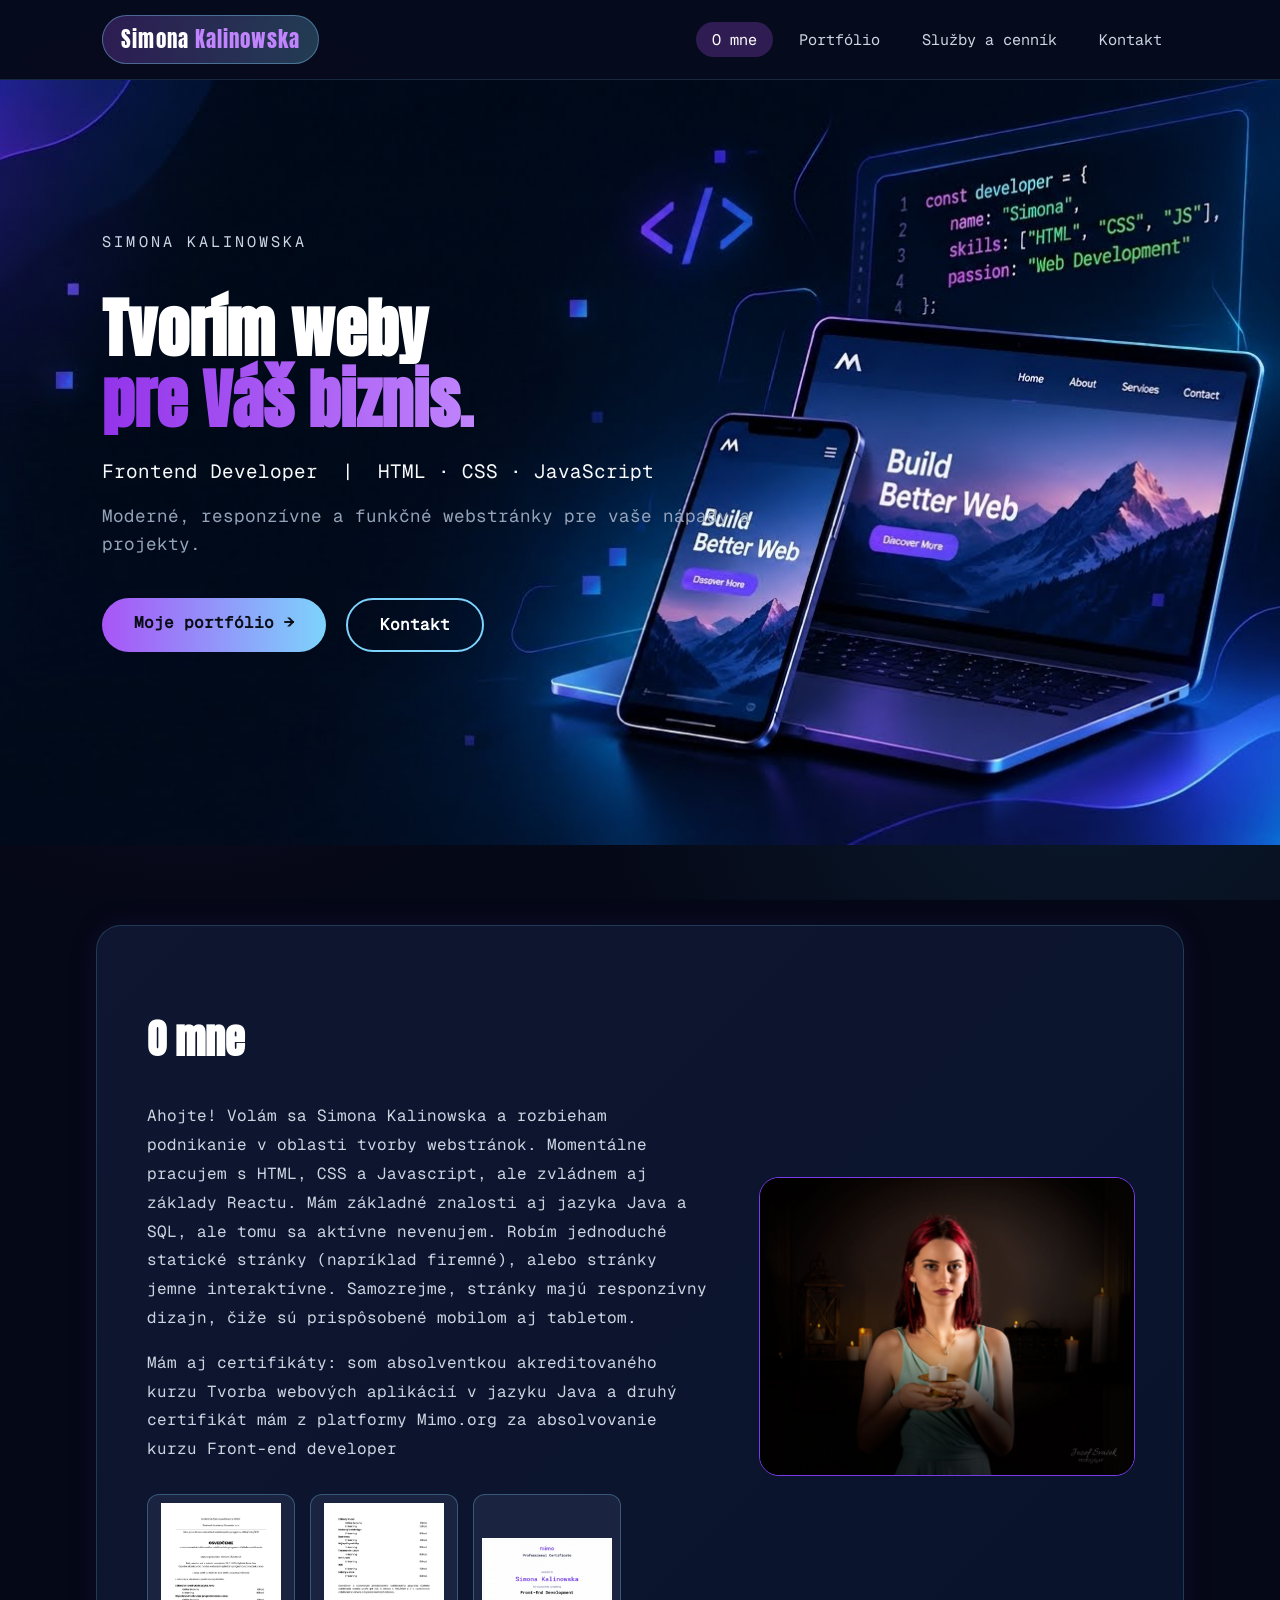
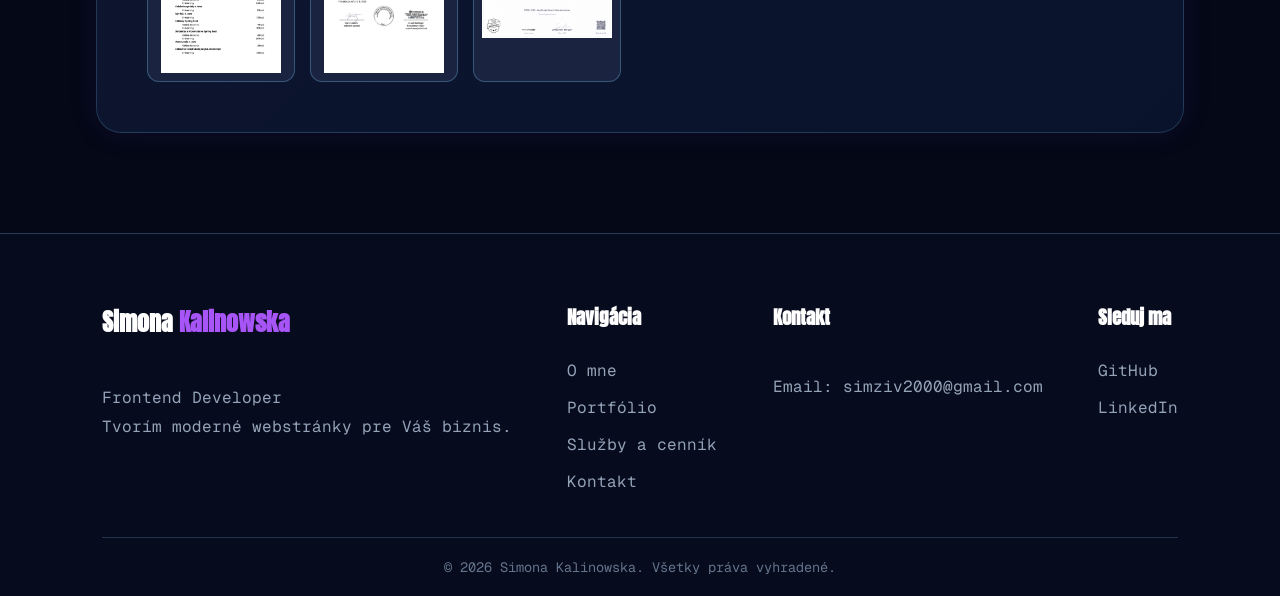
<file: index.html>
<!DOCTYPE html>
<html lang="sk">
<head>
    <meta charset="UTF-8">
    <meta name="viewport" content="width=device-width, initial-scale=1.0">
    <meta description="Ponuka tvorby webových stránok a moje portfólio">
    <title>Tvorba webstranok</title>
    <link rel="icon" href="images/ikona.jpg" type="image/x-icon">
    <link rel="stylesheet" href="style.css">
</head>
<body>
    <header>
        <div class="logo">
            <span>Simona <strong>Kalinowska</strong></span>
        </div>
        <nav>
            <a href="index.html" class="active">O mne</a>
            <a href="portfolio.html">Portfólio</a>
            <a href="sluzby.html">Služby a cenník</a>
            <a href="kontakt.html">Kontakt</a>
        </nav>
    </header>
        <div class="banner">
            <div class="banner-kontent">
                <p class="nadpis">SIMONA KALINOWSKA</p>
                <h1>Tvorím weby<br><span>pre Váš biznis.</span></h1>
                <p class="podnadpis">Frontend Developer &nbsp;|&nbsp; HTML &middot; CSS &middot; JavaScript</p>
                <p class="popis">Moderné, responzívne a funkčné webstránky pre vaše nápady a projekty.</p>
      
                <div class="tlacidla">
                    <a href="portfolio.html" class="btn btn-primary">Moje portfólio &rarr;</a>
                    <a href="kontakt.html" class="btn btn-outline">Kontakt</a>
                </div>
            </div>
        </div>
    
    <main>
        <section class="about-section">
            <div class="about-content">
                <h1>O mne</h1>
                <p class="about-me">Ahojte! Volám sa Simona Kalinowska a rozbieham podnikanie v oblasti tvorby webstránok. Momentálne pracujem s HTML, CSS a Javascript, 
                ale zvládnem aj základy Reactu. Mám základné znalosti aj jazyka Java a SQL, ale tomu sa aktívne nevenujem. Robím jednoduché statické stránky (napríklad firemné), alebo
                stránky jemne interaktívne. Samozrejme, stránky majú responzívny dizajn, čiže sú prispôsobené mobilom aj tabletom.
                </p>
                <p>Mám aj certifikáty: som absolventkou akreditovaného kurzu Tvorba webových aplikácií v jazyku Java a druhý certifikát mám z platformy Mimo.org za absolvovanie kurzu Front-end developer</p>
                <div class="certifikaty">
                    <div class="certifikat">
                        <img src="images/1795031176490-374e1779-5ee2-40d8-ab8b-5a3a66c2f35e_1.jpg" alt="Certifikát IT Network">
                    </div>

                    <div class="certifikat">
                        <img src="images/1795031176490-374e1779-5ee2-40d8-ab8b-5a3a66c2f35e_2.jpg" alt="Certifikát IT Network">
                    </div>

                    <div class="certifikat">
                        <img src="images/d173b4de-bae6-4731-8b25-737016e7ea88.png" alt="Certifikát Mimo">
                    </div>
                </div>   
            </div>
            <div class="about-image">
                    <img src="images/Natalia-atelier-034.jpg" alt="moja_foto" id="portret">
                </div>
            
            
        </section>
    </main>
    <footer>
        <div class="footer-container">

            <div class="footer-about">
                <h2>Simona <span>Kalinowska</span></h2>
                <p>Frontend Developer <br>
                Tvorím moderné webstránky pre Váš biznis.</p>
            </div>

            <div class="footer-links">
                <h3>Navigácia</h3>
                <a href="index.html">O mne</a>
                <a href="portfolio.html">Portfólio</a>
                <a href="sluzby.html">Služby a cenník</a>
                <a href="kontakt.html">Kontakt</a>
            </div>

            <div class="footer-contact">
                <h3>Kontakt</h3>
                <p>Email: simziv2000@gmail.com</p>
            </div>

            <div class="footer-social">
                <h3>Sleduj ma</h3>
                <a href="https://github.com/SimonaZivcakova">GitHub</a>
                <a href="https://www.linkedin.com/in/simona-kalinowska-25736b450/?lipi=urn%3Ali%3Apage%3Ad_flagship3_profile_view_base_contact_details%3BNFEZQjIcRjepzs4QIlWq0g%3D%3D">LinkedIn</a>
            </div>

        </div>

        <div class="footer-bottom">
            © 2026 Simona Kalinowska. Všetky práva vyhradené.
        </div>
    </footer>
    <script src="script.js"></script>
</body>
</html>
</file>
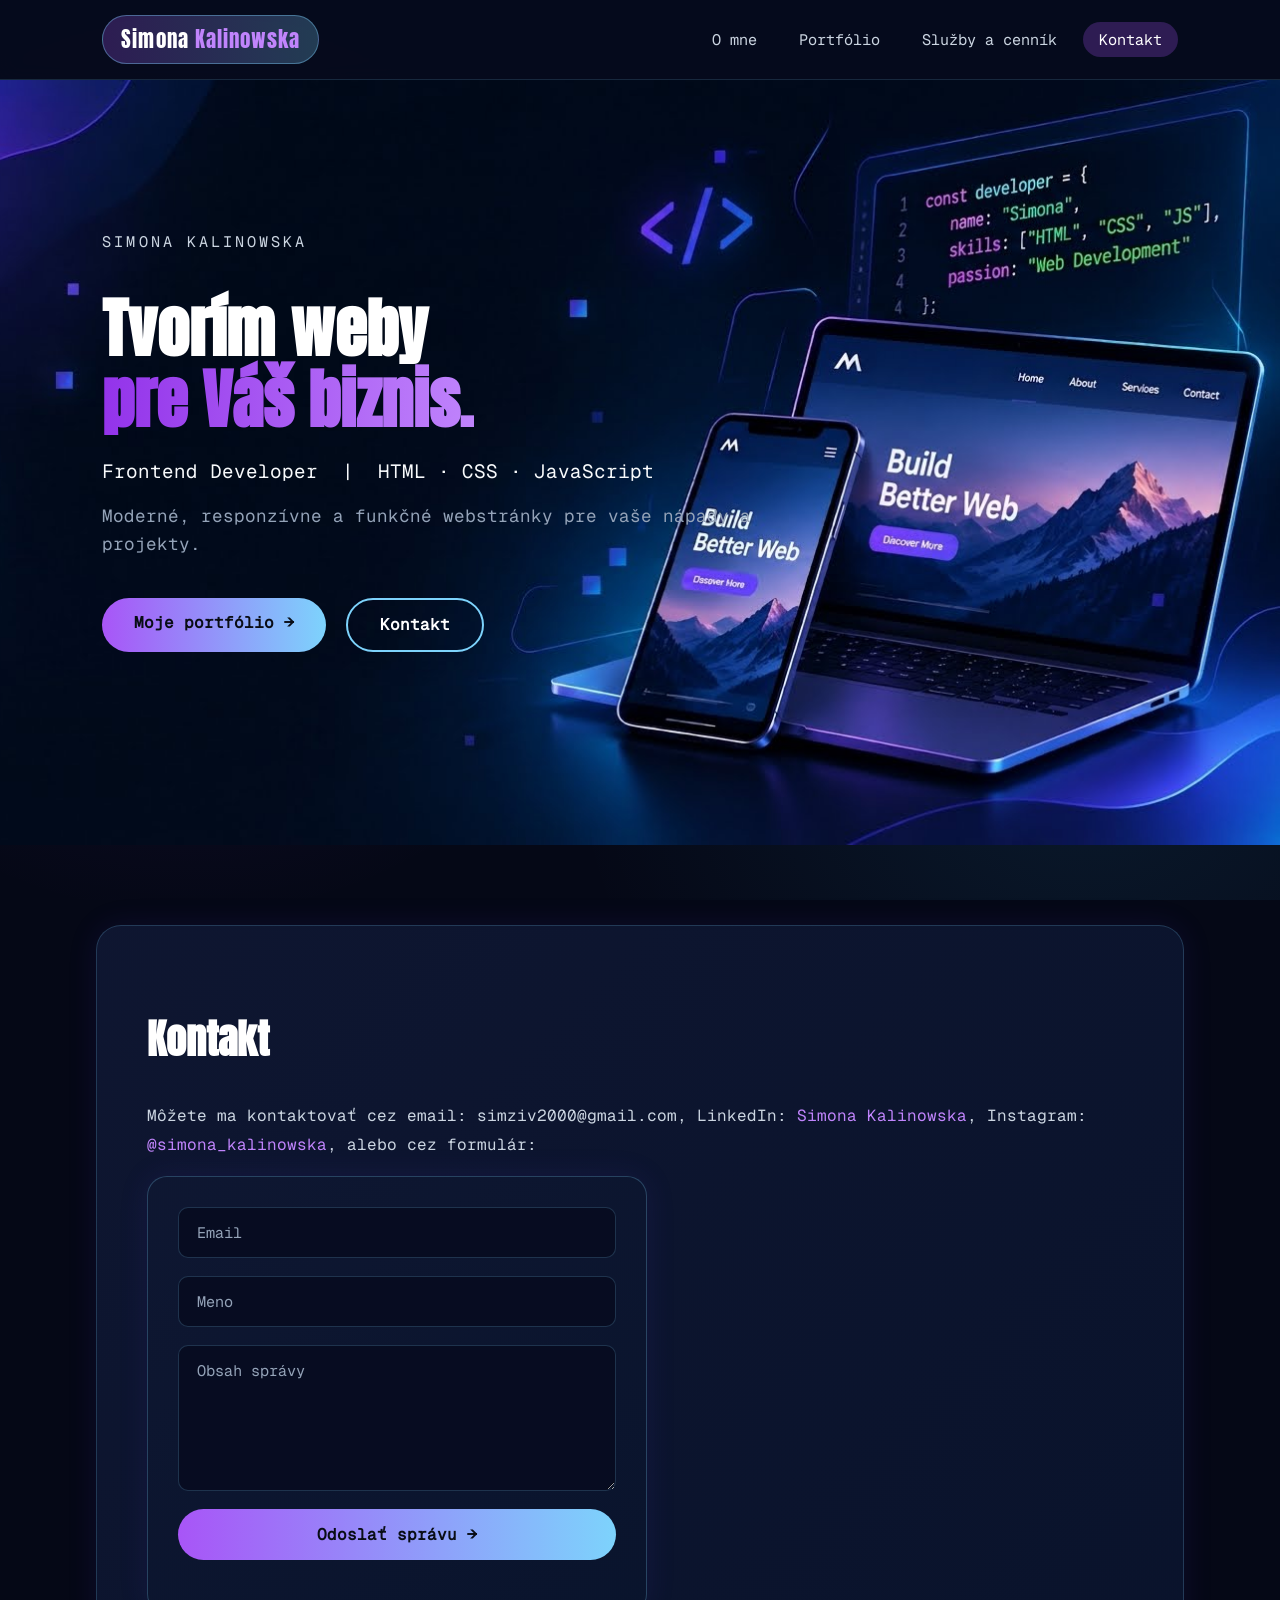
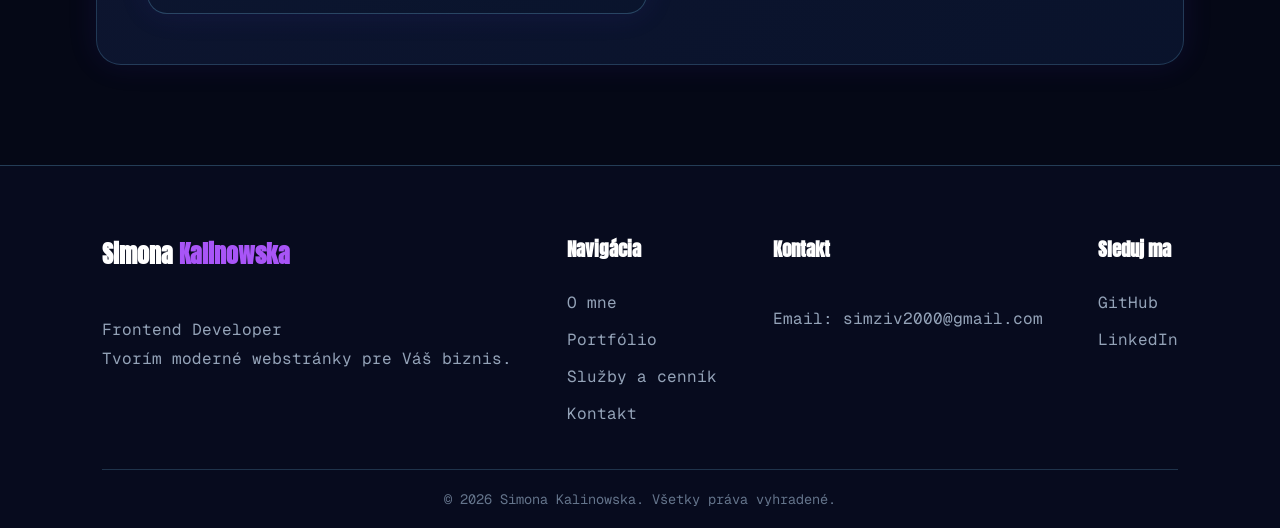
<file: kontakt.html>
<!DOCTYPE html>
<html lang="sk">
<head>
    <meta charset="UTF-8">
    <meta name="viewport" content="width=device-width, initial-scale=1.0">
    <meta description="Ponuka tvorby webových stránok a moje portfólio">
    <title>Tvorba webstranok</title>
    <link rel="icon" href="images/ikona.jpg" type="image/x-icon">
    <link rel="stylesheet" href="style.css">
</head>
<body>
    <header>
        <div class="logo">
            <span>Simona <strong>Kalinowska</strong></span>
        </div>
        <nav>
            <a href="index.html" >O mne</a>
            <a href="portfolio.html">Portfólio</a>
            <a href="sluzby.html">Služby a cenník</a>
            <a href="kontakt.html"class="active">Kontakt</a>
        </nav>
    </header>
        <div class="banner">
            <div class="banner-kontent">
                <p class="nadpis">SIMONA KALINOWSKA</p>
                <h1>Tvorím weby<br><span>pre Váš biznis.</span></h1>
                <p class="podnadpis">Frontend Developer &nbsp;|&nbsp; HTML &middot; CSS &middot; JavaScript</p>
                <p class="popis">Moderné, responzívne a funkčné webstránky pre vaše nápady a projekty.</p>
      
                <div class="tlacidla">
                    <a href="portfolio.html" class="btn btn-primary">Moje portfólio &rarr;</a>
                    <a href="kontakt.html" class="btn btn-outline">Kontakt</a>
                </div>
            </div>
        </div>
    
    <main>
        <section class="about-section">
            <div class="about-content">
                <h1>Kontakt</h1>
                <p class="about-me">
                    Môžete ma kontaktovať cez email: simziv2000@gmail.com, LinkedIn: <a href="https://www.linkedin.com/in/simona-kalinowska-25736b450?utm_source=share_via&utm_content=profile&utm_medium=member_android">Simona Kalinowska</a>, Instagram: <a href="https://www.instagram.com/simona_kalinowska/">@simona_kalinowska</a>, alebo cez formulár:
                </p>
                <form class="contact-form" id="contact-form" action="https://formspree.io/f/mzerkkav" method="POST">
                    <input type="email" name="email" placeholder="Email" required>
                    <input type="text" name="meno" placeholder="Meno" required>
                    <textarea placeholder="Obsah správy" rows="6" name="obsah" required></textarea>
                    <button type="submit" id="submit-btn">Odoslať správu →</button>

                    <p id="form-message"></p>
                </form>
                
            </div>
            
            
            
        </section>
    </main>
    <footer>
        <div class="footer-container">

            <div class="footer-about">
                <h2>Simona <span>Kalinowska</span></h2>
                <p>Frontend Developer <br>
                Tvorím moderné webstránky pre Váš biznis.</p>
            </div>

            <div class="footer-links">
                <h3>Navigácia</h3>
                <a href="index.html">O mne</a>
                <a href="portfolio.html">Portfólio</a>
                <a href="sluzby.html">Služby a cenník</a>
                <a href="kontakt.html">Kontakt</a>
            </div>

            <div class="footer-contact">
                <h3>Kontakt</h3>
                <p>Email: simziv2000@gmail.com</p>
            </div>

            <div class="footer-social">
                <h3>Sleduj ma</h3>
                <a href="https://github.com/SimonaZivcakova">GitHub</a>
                <a href="https://www.linkedin.com/in/simona-kalinowska-25736b450/?lipi=urn%3Ali%3Apage%3Ad_flagship3_profile_view_base_contact_details%3BNFEZQjIcRjepzs4QIlWq0g%3D%3D">LinkedIn</a>
            </div>

        </div>

        <div class="footer-bottom">
            © 2026 Simona Kalinowska. Všetky práva vyhradené.
        </div>
    </footer>
    <script src="script.js"></script>
</body>
</html>
</file>
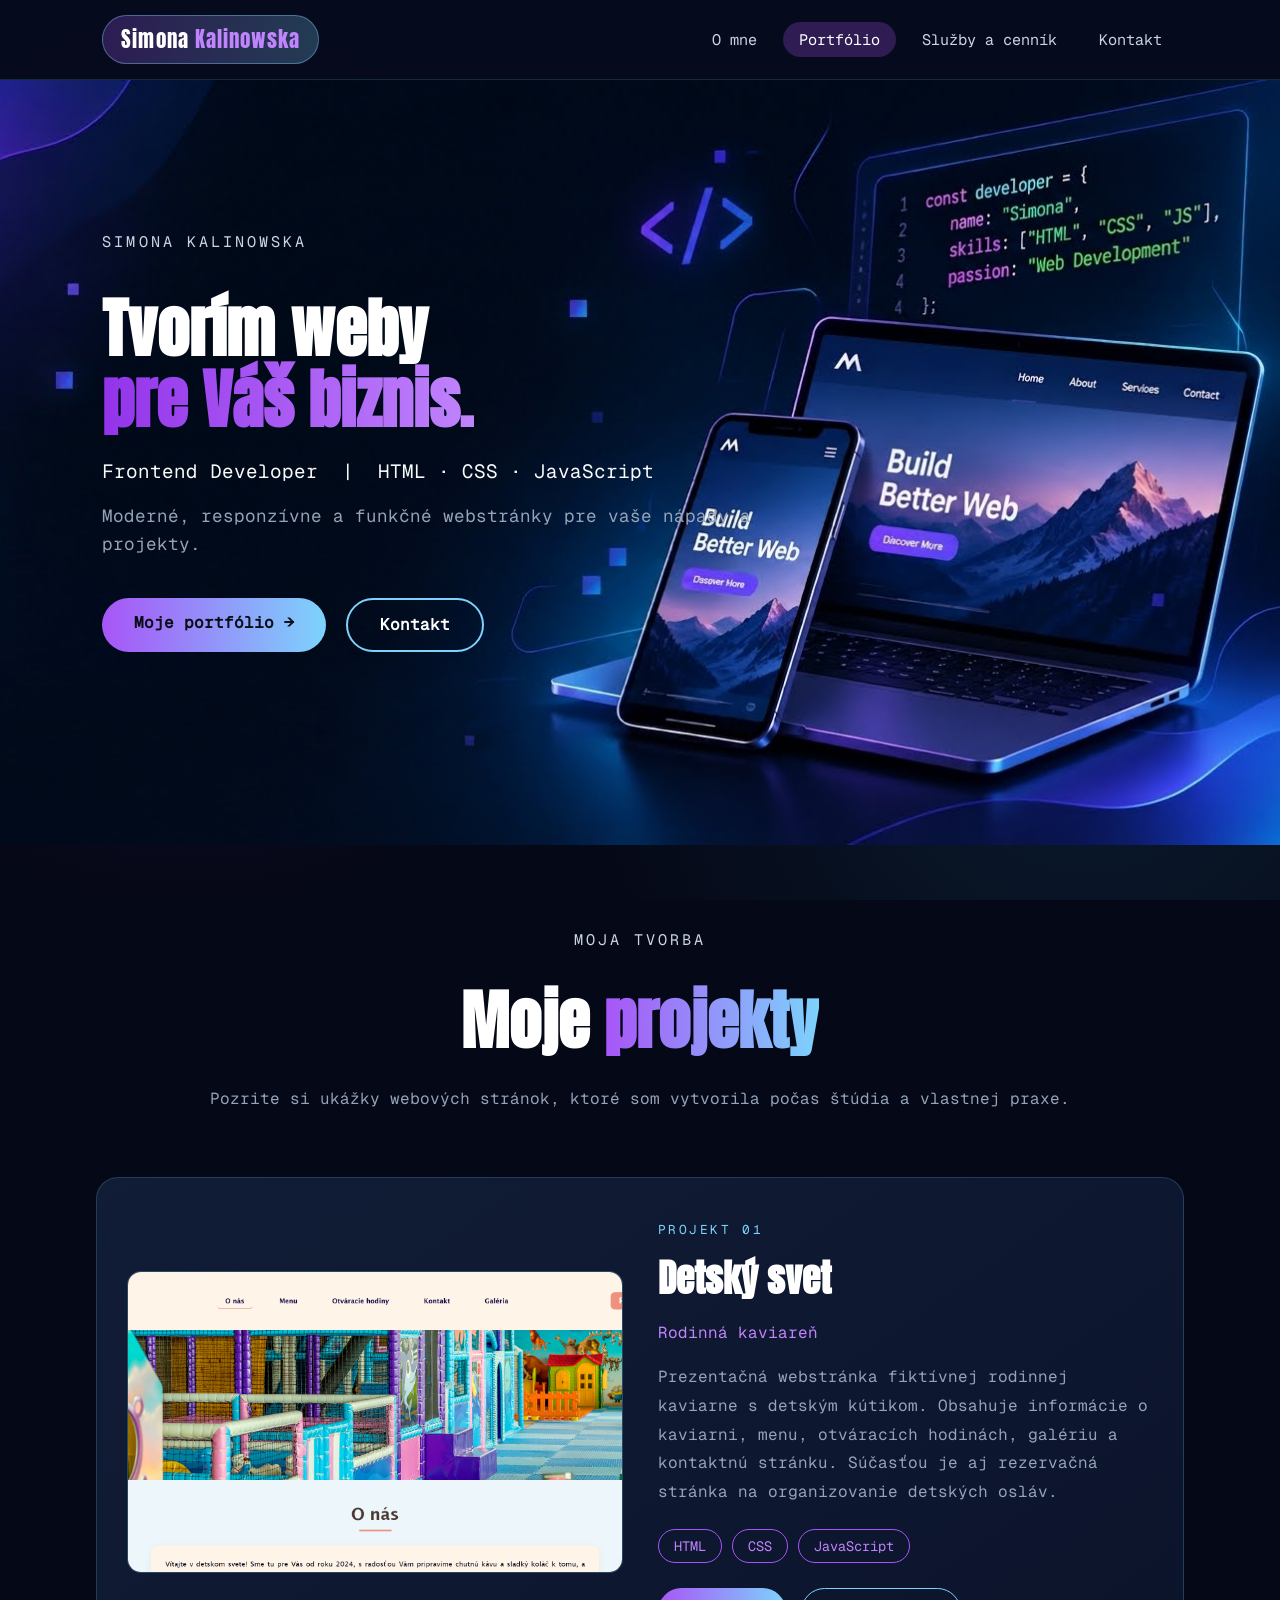
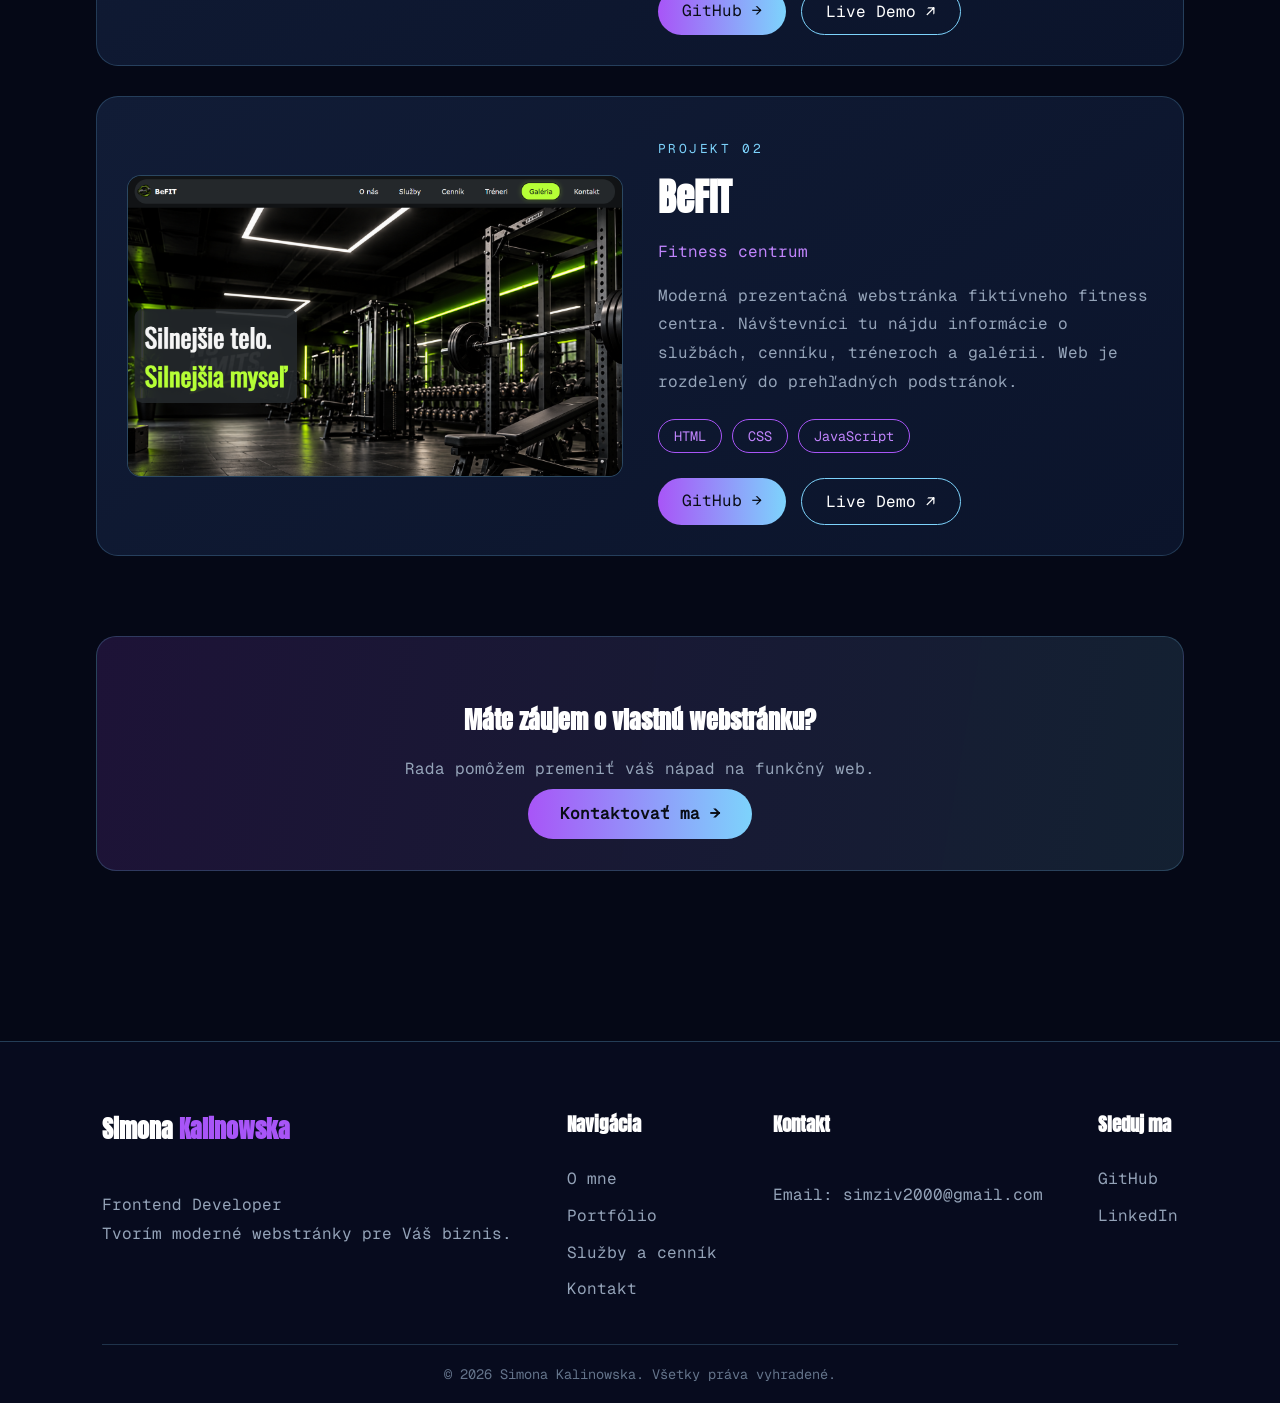
<file: portfolio.html>
<!DOCTYPE html>
<html lang="sk">
<head>
    <meta charset="UTF-8">
    <meta name="viewport" content="width=device-width, initial-scale=1.0">
    <meta description="Ponuka tvorby webových stránok a moje portfólio">
    <title>Tvorba webstranok</title>
    <link rel="icon" href="images/ikona.jpg" type="image/x-icon">
    <link rel="stylesheet" href="style.css">
</head>
<body>
    <header>
        <div class="logo">
            <span>Simona <strong>Kalinowska</strong></span>
        </div>
        <nav>
            <a href="index.html" >O mne</a>
            <a href="portfolio.html"class="active">Portfólio</a>
            <a href="sluzby.html">Služby a cenník</a>
            <a href="kontakt.html">Kontakt</a>
        </nav>
    </header>
        <div class="banner">
            <div class="banner-kontent">
                <p class="nadpis">SIMONA KALINOWSKA</p>
                <h1>Tvorím weby<br><span>pre Váš biznis.</span></h1>
                <p class="podnadpis">Frontend Developer &nbsp;|&nbsp; HTML &middot; CSS &middot; JavaScript</p>
                <p class="popis">Moderné, responzívne a funkčné webstránky pre vaše nápady a projekty.</p>
      
                <div class="tlacidla">
                    <a href="portfolio.html" class="btn btn-primary">Moje portfólio &rarr;</a>
                    <a href="kontakt.html" class="btn btn-outline">Kontakt</a>
                </div>
            </div>
        </div>
    
    <main class="portfolio-section">

        <div class="portfolio-heading">
            <p class="nadpis">MOJA TVORBA</p>
            <h1>Moje <span>projekty</span></h1>
            <p>
                Pozrite si ukážky webových stránok, ktoré som vytvorila
                počas štúdia a vlastnej praxe.
            </p>
        </div>

        <section class="projects">

            <!-- PROJEKT 1 -->
            <article class="project-card">

                <div class="project-image">
                    <img src="images/detska_kaviaren_1.png"
                         alt="Náhľad webovej stránky Detský svet">
                </div>

                <div class="project-info">
                    <p class="project-number">PROJEKT 01</p>

                    <h2>Detský svet</h2>

                    <p class="project-category">
                        Rodinná kaviareň
                    </p>

                    <p class="project-description">
                        Prezentačná webstránka fiktívnej rodinnej kaviarne
                        s detským kútikom. Obsahuje informácie o kaviarni,
                        menu, otváracích hodinách, galériu a kontaktnú
                        stránku. Súčasťou je aj rezervačná stránka
                        na organizovanie detských osláv.
                    </p>

                    <div class="project-tags">
                        <span>HTML</span>
                        <span>CSS</span>
                        <span>JavaScript</span>
                    </div>

                    <div class="project-buttons">
                        <a href="https://github.com/SimonaZivcakova/detskysvet"
                           target="_blank" rel="noopener noreferrer"
                           class="project-btn github-btn">
                            GitHub →
                        </a>

                        <a href="https://simonazivcakova.github.io/detskysvet/"
                           target="_blank" rel="noopener noreferrer"
                           class="project-btn demo-btn">
                            Live Demo ↗
                        </a>
                    </div>
                </div>

            </article>

            <!-- PROJEKT 2 -->
            <article class="project-card">

                <div class="project-image">
                    <img src="images/fitko_1.png"
                         alt="Náhľad webovej stránky BeFIT">
                </div>

                <div class="project-info">
                    <p class="project-number">PROJEKT 02</p>

                    <h2>BeFIT</h2>

                    <p class="project-category">
                        Fitness centrum
                    </p>

                    <p class="project-description">
                        Moderná prezentačná webstránka fiktívneho
                        fitness centra. Návštevníci tu nájdu informácie
                        o službách, cenníku, tréneroch a galérii.
                        Web je rozdelený do prehľadných podstránok.
                    </p>

                    <div class="project-tags">
                        <span>HTML</span>
                        <span>CSS</span>
                        <span>JavaScript</span>
                    </div>

                    <div class="project-buttons">
                        <a href="https://github.com/SimonaZivcakova/BeFIT"
                           target="_blank" rel="noopener noreferrer"
                           class="project-btn github-btn">
                            GitHub →
                        </a>

                        <a href="https://simonazivcakova.github.io/BeFIT/"
                           target="_blank" rel="noopener noreferrer"
                           class="project-btn demo-btn">
                            Live Demo ↗
                        </a>
                    </div>
                </div>

            </article>

        </section>

        <section class="portfolio-cta">
            <h2>Máte záujem o vlastnú webstránku?</h2>
            <p>Rada pomôžem premeniť váš nápad na funkčný web.</p>
            <a href="kontakt.html" class="btn btn-primary">
                Kontaktovať ma →
            </a>
        </section>

    </main>
    <footer>
        <div class="footer-container">

            <div class="footer-about">
                <h2>Simona <span>Kalinowska</span></h2>
                <p>Frontend Developer <br>
                Tvorím moderné webstránky pre Váš biznis.</p>
            </div>

            <div class="footer-links">
                <h3>Navigácia</h3>
                <a href="index.html">O mne</a>
                <a href="portfolio.html">Portfólio</a>
                <a href="sluzby.html">Služby a cenník</a>
                <a href="kontakt.html">Kontakt</a>
            </div>

            <div class="footer-contact">
                <h3>Kontakt</h3>
                <p>Email: simziv2000@gmail.com</p>
            </div>

            <div class="footer-social">
                <h3>Sleduj ma</h3>
                <a href="https://github.com/SimonaZivcakova">GitHub</a>
                <a href="https://www.linkedin.com/in/simona-kalinowska-25736b450/?lipi=urn%3Ali%3Apage%3Ad_flagship3_profile_view_base_contact_details%3BNFEZQjIcRjepzs4QIlWq0g%3D%3D">LinkedIn</a>
            </div>

        </div>

        <div class="footer-bottom">
            © 2026 Simona Kalinowska. Všetky práva vyhradené.
        </div>
    </footer>
    <script src="script.js"></script>
</body>
</html>
</file>
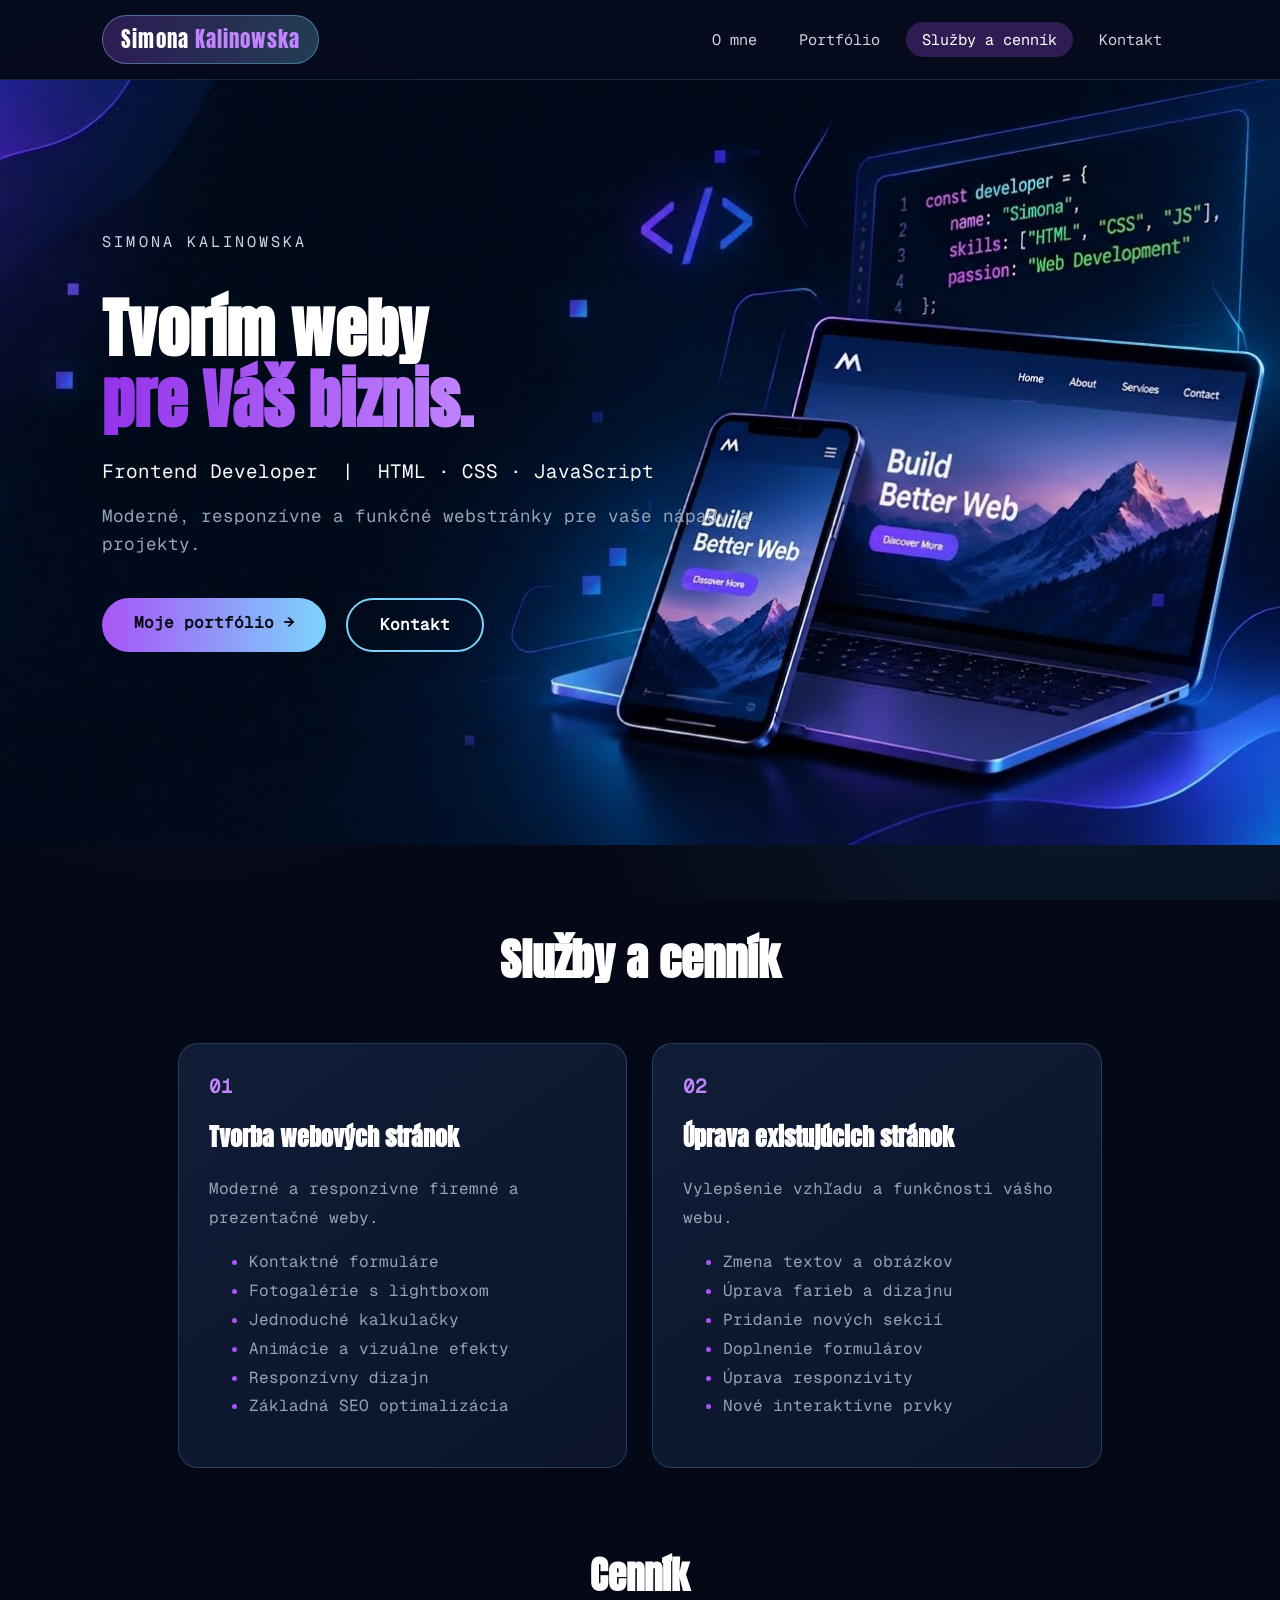
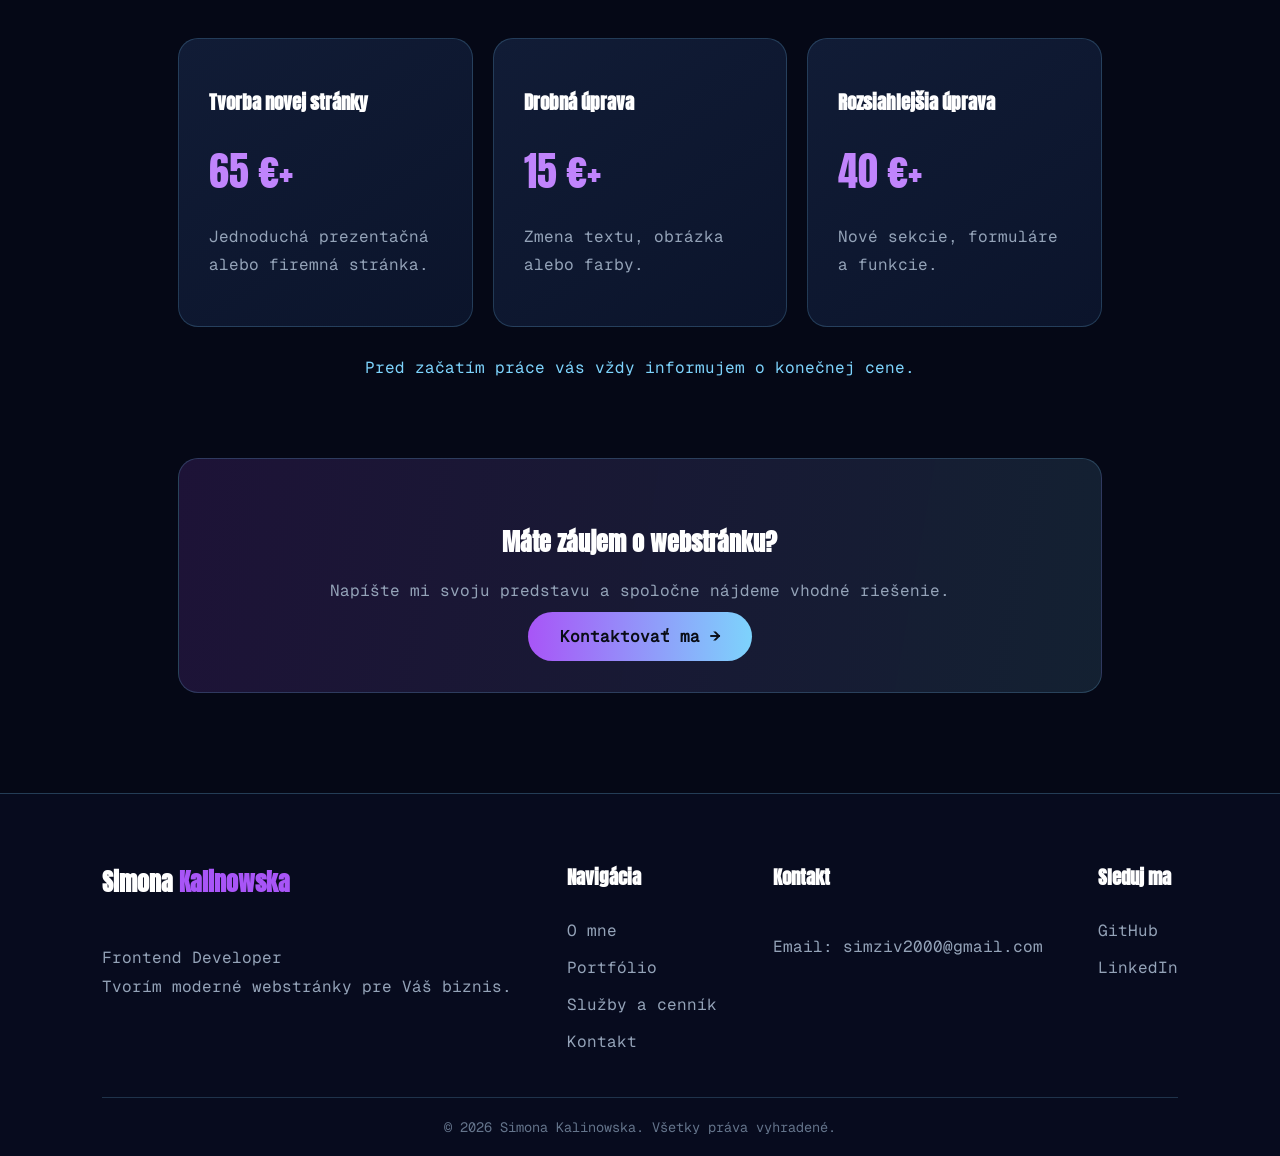
<file: sluzby.html>
<!DOCTYPE html>
<html lang="sk">
<head>
    <meta charset="UTF-8">
    <meta name="viewport" content="width=device-width, initial-scale=1.0">
    <meta description="Ponuka tvorby webových stránok a moje portfólio">
    <title>Tvorba webstranok</title>
    <link rel="icon" href="images/ikona.jpg" type="image/x-icon">
    <link rel="stylesheet" href="style.css">
</head>
<body>
    <header>
        <div class="logo">
            <span>Simona <strong>Kalinowska</strong></span>
        </div>
        <nav>
            <a href="index.html" >O mne</a>
            <a href="portfolio.html">Portfólio</a>
            <a href="sluzby.html" class="active">Služby a cenník</a>
            <a href="kontakt.html">Kontakt</a>
        </nav>
    </header>
        <div class="banner">
            <div class="banner-kontent">
                <p class="nadpis">SIMONA KALINOWSKA</p>
                <h1>Tvorím weby<br><span>pre Váš biznis.</span></h1>
                <p class="podnadpis">Frontend Developer &nbsp;|&nbsp; HTML &middot; CSS &middot; JavaScript</p>
                <p class="popis">Moderné, responzívne a funkčné webstránky pre vaše nápady a projekty.</p>
      
                <div class="tlacidla">
                    <a href="portfolio.html" class="btn btn-primary">Moje portfólio &rarr;</a>
                    <a href="kontakt.html" class="btn btn-outline">Kontakt</a>
                </div>
            </div>
        </div>
    
    <main>
        <section class="services-section">

            <h1>Služby a cenník</h1>

            <div class="services-grid">

                <article class="service-card">
                    <div class="service-icon">01</div>
                    <h2>Tvorba webových stránok</h2>
                    <p>Moderné a responzívne firemné a prezentačné weby.</p>

                    <ul>
                        <li>Kontaktné formuláre</li>
                        <li>Fotogalérie s lightboxom</li>
                        <li>Jednoduché kalkulačky</li>
                        <li>Animácie a vizuálne efekty</li>
                        <li>Responzívny dizajn</li>
                        <li>Základná SEO optimalizácia</li>
                    </ul>
                </article>

                <article class="service-card">
                    <div class="service-icon">02</div>
                    <h2>Úprava existujúcich stránok</h2>
                    <p>Vylepšenie vzhľadu a funkčnosti vášho webu.</p>

                    <ul>
                        <li>Zmena textov a obrázkov</li>
                        <li>Úprava farieb a dizajnu</li>
                        <li>Pridanie nových sekcií</li>
                        <li>Doplnenie formulárov</li>
                        <li>Úprava responzivity</li>
                        <li>Nové interaktívne prvky</li>
                    </ul>
                </article>

            </div>

            <h2 class="pricing-title">Cenník</h2>

            <div class="pricing-grid">

                <article class="price-card">
                    <h3>Tvorba novej stránky</h3>
                    <p class="price">65 €+</p>
                    <p>Jednoduchá prezentačná alebo firemná stránka.</p>
                </article>

                <article class="price-card">
                    <h3>Drobná úprava</h3>
                    <p class="price">15 €+</p>
                    <p>Zmena textu, obrázka alebo farby.</p>
                </article>

                <article class="price-card">
                    <h3>Rozsiahlejšia úprava</h3>
                    <p class="price">40 €+</p>
                    <p>Nové sekcie, formuláre a funkcie.</p>
                </article>

            </div>

            <p class="price-note">
                Pred začatím práce vás vždy informujem o konečnej cene.
            </p>

            <div class="services-cta">
                <h2>Máte záujem o webstránku?</h2>
                <p>Napíšte mi svoju predstavu a spoločne nájdeme vhodné riešenie.</p>
                <a href="kontakt.html" class="btn btn-primary">Kontaktovať ma →</a>
            </div>

    </section>
    </main>
    <footer>
        <div class="footer-container">

            <div class="footer-about">
                <h2>Simona <span>Kalinowska</span></h2>
                <p>Frontend Developer <br>
                Tvorím moderné webstránky pre Váš biznis.</p>
            </div>

            <div class="footer-links">
                <h3>Navigácia</h3>
                <a href="index.html">O mne</a>
                <a href="portfolio.html">Portfólio</a>
                <a href="sluzby.html">Služby a cenník</a>
                <a href="kontakt.html">Kontakt</a>
            </div>

            <div class="footer-contact">
                <h3>Kontakt</h3>
                <p>Email: simziv2000@gmail.com</p>
            </div>

            <div class="footer-social">
                <h3>Sleduj ma</h3>
                <a href="https://github.com/SimonaZivcakova">GitHub</a>
                <a href="https://www.linkedin.com/in/simona-kalinowska-25736b450/?lipi=urn%3Ali%3Apage%3Ad_flagship3_profile_view_base_contact_details%3BNFEZQjIcRjepzs4QIlWq0g%3D%3D">LinkedIn</a>
            </div>

        </div>

        <div class="footer-bottom">
            © 2026 Simona Kalinowska. Všetky práva vyhradené.
        </div>
    </footer>
    <script src="script.js"></script>
</body>
</html>
</file>
<file: style.css>
@font-face {
    font-family: 'Anton';
    src: url('fonts/Anton-Regular.ttf') format('truetype');
    font-weight: normal; 
    font-style: normal;
    font-display: swap;
}

@font-face {
    font-family: 'GeistMono';
    src: url('fonts/GeistMono-Regular.ttf') format('truetype');
    font-weight: normal; 
    font-style: normal;
    font-display: swap;
}


body {
    font-family: 'GeistMono', monospace;
    width: 100%;
    min-height: 100vh;
    margin: 0;
    padding: 0;
    color: #f8fafc;
    background-color: #050816;
    background-image: 
        radial-gradient(circle at 15% 50%, rgba(147, 51, 234, 0.12), transparent 40%),
        radial-gradient(circle at 85% 80%, rgba(56, 189, 248, 0.10), transparent 40%);
    background-attachment: fixed;
}

h1,h2,h3{
    font-family: 'Anton';
}

a{
    text-decoration: none;
    color: #c084fc;
}

header {
    position: sticky;
    top: 0;
    z-index: 1000;
    display: flex;
    justify-content: space-between;
    align-items: center;
    padding: 15px 8%;
    background-color: rgba(7, 11, 30, 0.85);
    backdrop-filter: blur(10px);
    border-bottom: 1px solid rgba(125, 211, 252, 0.15);
}

.logo {
    font-family: 'Anton', sans-serif;
    font-size: 1.3rem;
    letter-spacing: 0.05em;
    color: #ffffff;
    background: linear-gradient(90deg, rgba(168, 85, 247, 0.25), rgba(125, 211, 252, 0.25));
    border: 1px solid rgba(125, 211, 252, 0.4);
    padding: 8px 18px;
    border-radius: 999px;
}

.logo strong {
    color: #c084fc;
    font-weight: normal;
}

nav {
    display: flex;
    gap: 10px;
}

nav a {
    text-decoration: none;
    color: #cbd5e1;
    padding: 8px 16px;
    border-radius: 999px;
    font-size: 0.95rem;
    transition: all 0.2s ease;
}

nav a:hover,
nav a.active {
    color: #ffffff;
    background-color: rgba(168, 85, 247, 0.25);
}


main {
    width: 85%;
    max-width: 1200px;
    margin: 80px auto;
}

.about-section {
    display: flex;
    align-items: center;
    gap: 50px;
    padding: 50px;
    background: linear-gradient(
        135deg,
        rgba(15, 23, 50, 0.95),
        rgba(10, 20, 45, 0.95)
    );
    border: 1px solid rgba(125, 211, 252, 0.2);
    border-radius: 25px;
    box-shadow: 0 0 30px rgba(80, 50, 200, 0.12);
}

.about-content {
    flex: 1.5;
}

.about-content h1 {
    font-size: 2.5rem;
    color: white;
}

.about-content p {
    color: #cbd5e1;
    line-height: 1.8;
}

.about-image {
    flex: 1;
}

.about-image img {
    width: 100%;
    border-radius: 20px;
    border: 1px solid #7c3aed;
}

.certifikaty {
    display: flex;
    flex-wrap: wrap;
    gap: 15px;
    margin-top: 30px;
    width: 100%;
}

.certifikat {
    width: 130px;
    height: 170px;
    padding: 8px;
    background: rgba(30, 41, 70, 0.8);
    border: 1px solid rgba(125, 211, 252, 0.3);
    border-radius: 12px;
}

.certifikat img {
    width: 100%;
    height: 100%;
    object-fit: contain;
}

.certifikat:hover img {
    transform: scale(1.05);
}

.banner{
    width: 100%;
    min-height: 85vh;
    background: #070b1e url('images/banner.jfif') right center / cover no-repeat;
    display: flex;
    align-items: center;
}

.banner-kontent{
    padding: 4rem 8%;
    color: #ffffff;
    max-width: 650px;
}

.nadpis{
    letter-spacing: 0.2em;
    font-size: 0.95rem;
    color: #cbd5e1;
    margin-bottom: 1.5rem;
}

.banner-kontent h1 {
    font-size: clamp(2.5rem, 5vw, 4.2rem);
    line-height: 1.1;
    margin-bottom: 1.5rem;
}

.banner-kontent h1 span {
    background: linear-gradient(90deg, #9333ea, #c084fc);
    -webkit-background-clip: text;
    background-clip: text;
    color: transparent;
    
}

.podnadpis {
    font-size: 1.2rem;
    margin-bottom: 1rem;
    color: #f8fafc;
}

.popis {
    font-size: 1.1rem;
    line-height: 1.6;
    color: #94a3b8;
    margin-bottom: 2.5rem;
}

.tlacidla {
    display: flex;
    gap: 1.2rem;
    margin-bottom: 3.5rem;
}

.btn {
    padding: 0.9rem 2rem;
    border-radius: 999px;
    text-decoration: none;
    font-weight: 600;
    transition: transform 0.2s ease;
}

.btn:hover {
    transform: translateY(-2px);
}

.btn-primary {
    background: linear-gradient(90deg, #a855f7, #7dd3fc);
    color: #090d16;
}

.btn-outline {
    border: 2px solid #7dd3fc;
    color: #ffffff;
}

footer {
    background: #070b1e;
    border-top: 1px solid rgba(125, 211, 252, 0.25);
    padding: 50px 8% 20px;
    margin-top: 100px;
}

.footer-container {
    display: flex;
    justify-content: space-between;
    gap: 40px;
    flex-wrap: wrap;
}

.footer-container h2 span {
    color: #a855f7;
}

footer h2,
footer h3 {
    color: white;
}

footer p,
footer a {
    color: #94a3b8;
    line-height: 1.8;
}

footer a {
    text-decoration: none;
    transition: color 0.3s;
}

footer a:hover {
    color: #c084fc;
}

.footer-about,
.footer-links,
.footer-contact,
.footer-social {
    display: flex;
    flex-direction: column;
    gap: 8px;
}

.footer-bottom {
    border-top: 1px solid rgba(125, 211, 252, 0.2);
    margin-top: 40px;
    padding-top: 20px;
    text-align: center;
    color: #64748b;
    font-size: 0.85rem;
}

.contact-form {
    display: flex;
    flex-direction: column;
    gap: 18px;
    width: 100%;
    max-width: 500px;
    box-sizing: border-box;
    padding: 30px;
    background: linear-gradient(
        145deg,
        rgba(15, 23, 50, 0.95),
        rgba(10, 20, 45, 0.95)
    );
    border: 1px solid rgba(125, 211, 252, 0.25);
    border-radius: 20px;
    box-shadow: 0 0 30px rgba(80, 50, 200, 0.12);
}

.contact-form input,
.contact-form textarea {
    width: 100%;
    box-sizing: border-box;
    padding: 15px 18px;
    background-color: rgba(7, 11, 30, 0.8);
    border: 1px solid rgba(125, 211, 252, 0.2);
    border-radius: 10px;
    color: #ffffff;
    font-family: 'GeistMono';
    font-size: 0.95rem;
    outline: none;
    transition: all 0.3s ease;
}

.contact-form input::placeholder,
.contact-form textarea::placeholder {
    color: #94a3b8;
}

.contact-form input:focus,
.contact-form textarea:focus {
    border-color: #a855f7;
    box-shadow: 0 0 12px rgba(168, 85, 247, 0.25);
}

.contact-form textarea {
    resize: vertical;
    min-height: 140px;
}

.contact-form button {
    padding: 15px;
    border: none;
    border-radius: 999px;
    background: linear-gradient(90deg, #a855f7, #7dd3fc);
    color: #090d16;
    font-family: 'GeistMono';
    font-size: 1rem;
    font-weight: bold;
    cursor: pointer;
    transition: transform 0.2s ease, box-shadow 0.2s ease;
}

.contact-form button:hover {
    transform: translateY(-3px);
    box-shadow: 0 5px 20px rgba(125, 211, 252, 0.25);
}

#form-message {
    text-align: center;
    font-size: 0.9rem;
    margin: 5px 0 0;
}

.success {
    color: #7dd3fc;
}

.error {
    color: #f87171;
}

.contact-form button:disabled {
    opacity: 0.6;
    cursor: not-allowed;
}

.services-section {
    width: 85%;
    max-width: 1200px;
    margin: 80px auto;
}

.services-section > h1 {
    font-size: 2.8rem;
    text-align: center;
    margin-bottom: 50px;
    color: white;
}

.services-grid {
    display: grid;
    grid-template-columns: repeat(2, 1fr);
    gap: 25px;
}

.service-card,
.price-card {
    background: linear-gradient(
        145deg,
        #111c36,
        #0b142b
    );
    border: 1px solid rgba(125, 211, 252, 0.2);
    border-radius: 20px;
    padding: 30px;
    transition: 0.3s ease;
}

.service-card:hover,
.price-card:hover {
    transform: translateY(-5px);
    border-color: #a855f7;
    box-shadow: 0 10px 30px rgba(80, 50, 200, 0.15);
}

.service-icon {
    color: #c084fc;
    font-size: 1.2rem;
    font-weight: bold;
}

.service-card h2,
.price-card h3 {
    color: white;
}

.service-card p,
.service-card li,
.price-card p {
    color: #94a3b8;
    line-height: 1.8;
}

.service-card li::marker {
    color: #a855f7;
}

.pricing-title {
    text-align: center;
    color: white;
    font-size: 2.3rem;
    margin: 80px 0 35px;
}

.pricing-grid {
    display: grid;
    grid-template-columns: repeat(3, 1fr);
    gap: 20px;
}

.price {
    font-family: 'Anton';
    font-size: 2.5rem;
    color: #c084fc !important;
    margin: 15px 0;
}

.price-note {
    text-align: center;
    color: #7dd3fc;
    margin-top: 30px;
}

.services-cta {
    text-align: center;
    margin-top: 80px;
    padding: 45px 20px;
    border-radius: 20px;
    background: linear-gradient(
        100deg,
        rgba(168, 85, 247, 0.15),
        rgba(125, 211, 252, 0.12)
    );
    border: 1px solid rgba(125, 211, 252, 0.2);
}

.services-cta h2 {
    color: white;
}

.services-cta p {
    color: #94a3b8;
    margin-bottom: 25px;
}

@media (max-width: 768px) {
    .services-grid,
    .pricing-grid {
        grid-template-columns: 1fr;
    }

    .services-section {
        width: 90%;
    }
}

.portfolio-section {
    width: 85%;
    max-width: 1200px;
    margin: 0 auto;
    padding: 70px 0;
}

.portfolio-heading {
    text-align: center;
    margin-bottom: 65px;
}

.portfolio-heading h1 {
    font-size: clamp(2.8rem, 5vw, 4rem);
    color: white;
    margin: 15px 0;
}

.portfolio-heading h1 span {
    background: linear-gradient(90deg, #a855f7, #7dd3fc);
    -webkit-background-clip: text;
    background-clip: text;
    color: transparent;
}

.portfolio-heading > p:last-child {
    color: #94a3b8;
    line-height: 1.7;
}

.projects {
    display: flex;
    flex-direction: column;
    gap: 30px;
}

.project-card {
    display: grid;
    grid-template-columns: 1fr 1fr;
    align-items: center;
    gap: 35px;
    padding: 30px;
    background: linear-gradient(145deg, #111c36, #0b142b);
    border: 1px solid rgba(125, 211, 252, 0.2);
    border-radius: 22px;
    transition: 0.3s ease;
}

.project-card:hover {
    transform: translateY(-5px);
    border-color: #a855f7;
    box-shadow: 0 10px 35px rgba(80, 50, 200, 0.15);
}

.project-image {
    overflow: hidden;
    border-radius: 14px;
    border: 1px solid rgba(125, 211, 252, 0.3);
    background: #070b1e;
}

.project-image img {
    display: block;
    width: 100%;
    height: 300px;
    object-fit: cover;
    object-position: top;
    transition: transform 0.4s ease;
}

.project-card:hover .project-image img {
    transform: scale(1.03);
}

.project-number {
    color: #7dd3fc;
    letter-spacing: 0.2em;
    font-size: 0.8rem;
}

.project-info h2 {
    color: white;
    font-size: 2.3rem;
    margin: 12px 0 5px;
}

.project-category {
    color: #c084fc;
    margin-bottom: 20px;
}

.project-description {
    color: #94a3b8;
    line-height: 1.8;
    margin-bottom: 22px;
}

.project-tags {
    display: flex;
    flex-wrap: wrap;
    gap: 10px;
    margin-bottom: 25px;
}

.project-tags span {
    padding: 7px 15px;
    border: 1px solid #a855f7;
    border-radius: 30px;
    color: #c084fc;
    font-size: 0.85rem;
}

.project-buttons {
    display: flex;
    flex-wrap: wrap;
    gap: 15px;
}

.project-btn {
    display: inline-block;
    padding: 12px 24px;
    border-radius: 30px;
    text-decoration: none;
    transition: 0.2s ease;
}

.github-btn {
    background: linear-gradient(90deg, #a855f7, #7dd3fc);
    color: #090d16;
}

.demo-btn {
    border: 1px solid #7dd3fc;
    color: white;
}

.project-btn:hover {
    transform: translateY(-3px);
}

.portfolio-cta {
    text-align: center;
    margin-top: 80px;
    padding: 45px 20px;
    border-radius: 20px;
    background: linear-gradient(
        100deg,
        rgba(168, 85, 247, 0.15),
        rgba(125, 211, 252, 0.12)
    );
    border: 1px solid rgba(125, 211, 252, 0.2);
}

.portfolio-cta h2 {
    color: white;
}

.portfolio-cta p {
    color: #94a3b8;
    margin-bottom: 25px;
}

/* =========================================
   TABLETY (do 992px)
   ========================================= */
@media (max-width: 992px) {
    header {
        padding: 15px 5%;
    }

    .banner {
        background: 
            linear-gradient(rgba(7, 11, 30, 0.78), rgba(7, 11, 30, 0.88)),
            url('images/banner.jfif') right center / cover no-repeat;
        min-height: 70vh;
    }

    .banner-kontent {
        padding: 3rem 5%;
    }

    main {
        width: 90%;
        margin: 50px auto;
    }

    
    .about-section {
        flex-direction: column-reverse;
        padding: 35px;
        gap: 30px;
    }

    .about-image {
        width: 100%;
        max-width: 380px;
        margin: 0 auto;
    }

    .project-card {
        grid-template-columns: 1fr;
    }

    .project-image img {
        height: 280px;
    }

    .contact-form{
        max-width: 400px;
    }
}

/* =========================================
   MOBILY (do 600px)
   ========================================= */
@media (max-width: 600px) {
    
    header {
        position: static;
        flex-direction: column;
        gap: 15px;
        padding: 15px 4%;
    }

    nav {
        flex-wrap: wrap;
        justify-content: center;
        gap: 6px;
    }

    nav a {
        padding: 6px 12px;
        font-size: 0.85rem;
    }

    .banner-kontent {
        padding: 3rem 5%;
        text-align: center;
    }

    .tlacidla {
        flex-direction: column;
        align-items: center;
        gap: 12px;
        margin-bottom: 1.5rem;
    }

    .btn {
        width: 100%;
        max-width: 280px;
        text-align: center;
    }

    .about-section {
        padding: 25px 20px;
        border-radius: 18px;
    }

    .about-content h1 {
        font-size: 2rem;
        text-align: center;
    }

    .certifikaty {
        justify-content: center;
    }

    .certifikat {
        width: 105px;
        height: 140px;
    }

    .footer-container {
        flex-direction: column;
        gap: 25px;
    }

    .portfolio-section {
        width: 90%;
        padding-top: 45px;
    }

    .project-card {
        padding: 18px;
        gap: 20px;
    }

    .project-image img {
        height: 220px;
    }

    .project-info h2 {
        font-size: 1.9rem;
    }

    .project-buttons {
        flex-direction: column;
    }

    .project-btn {
        text-align: center;
    }

    .contact-form{
        max-width: 300px;
    }

}
</file>
